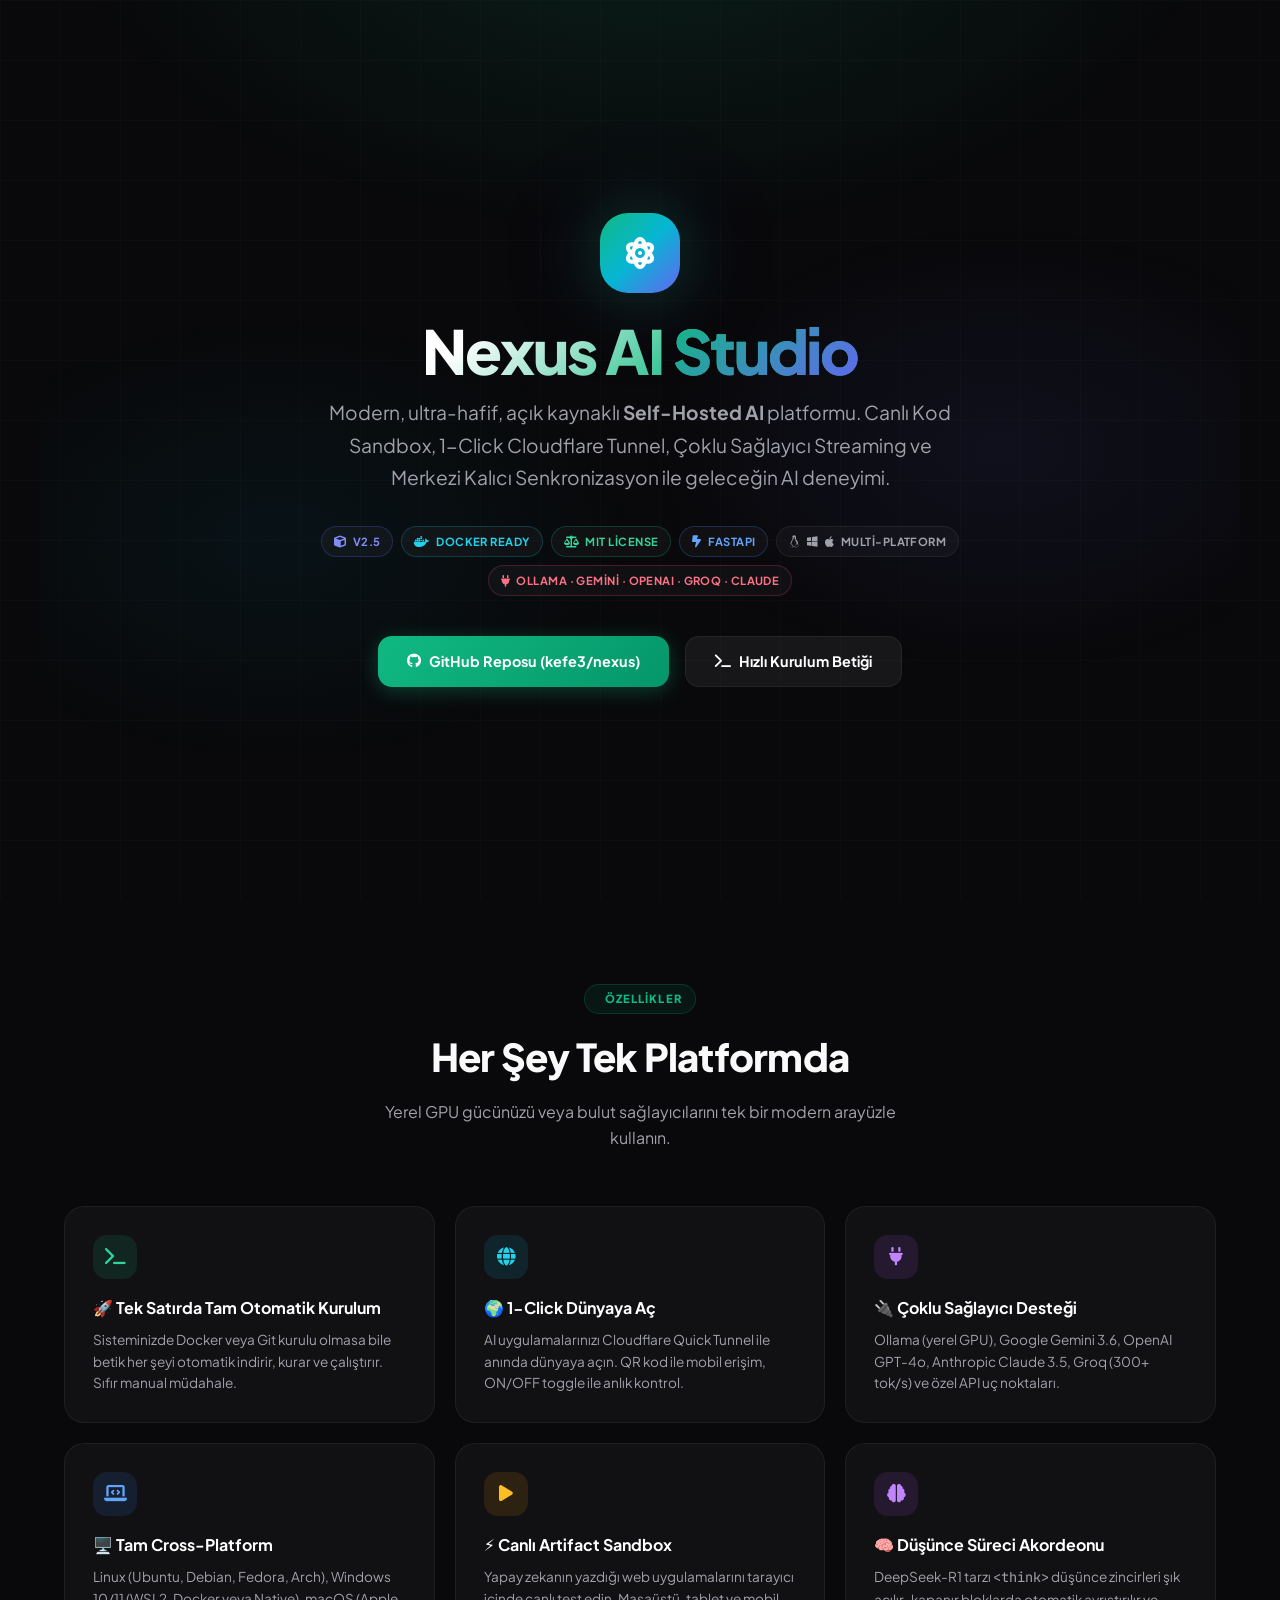
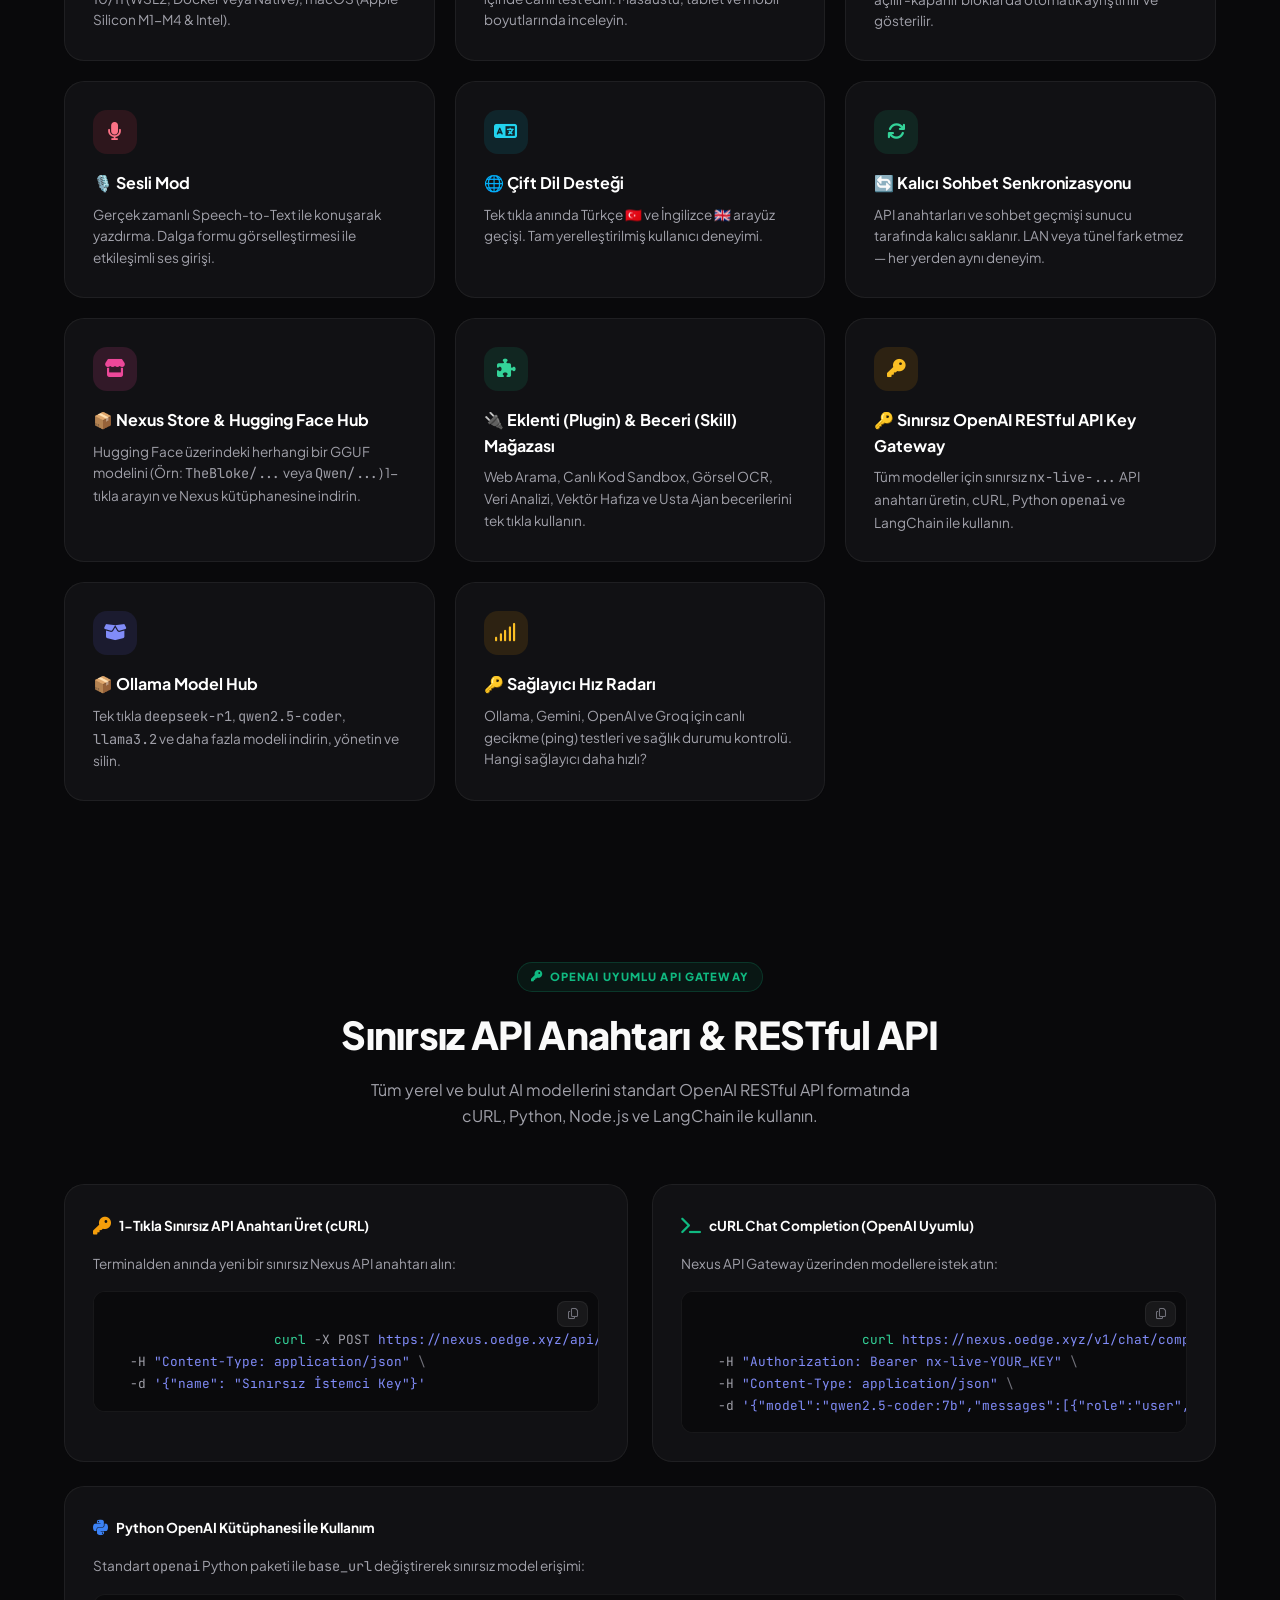
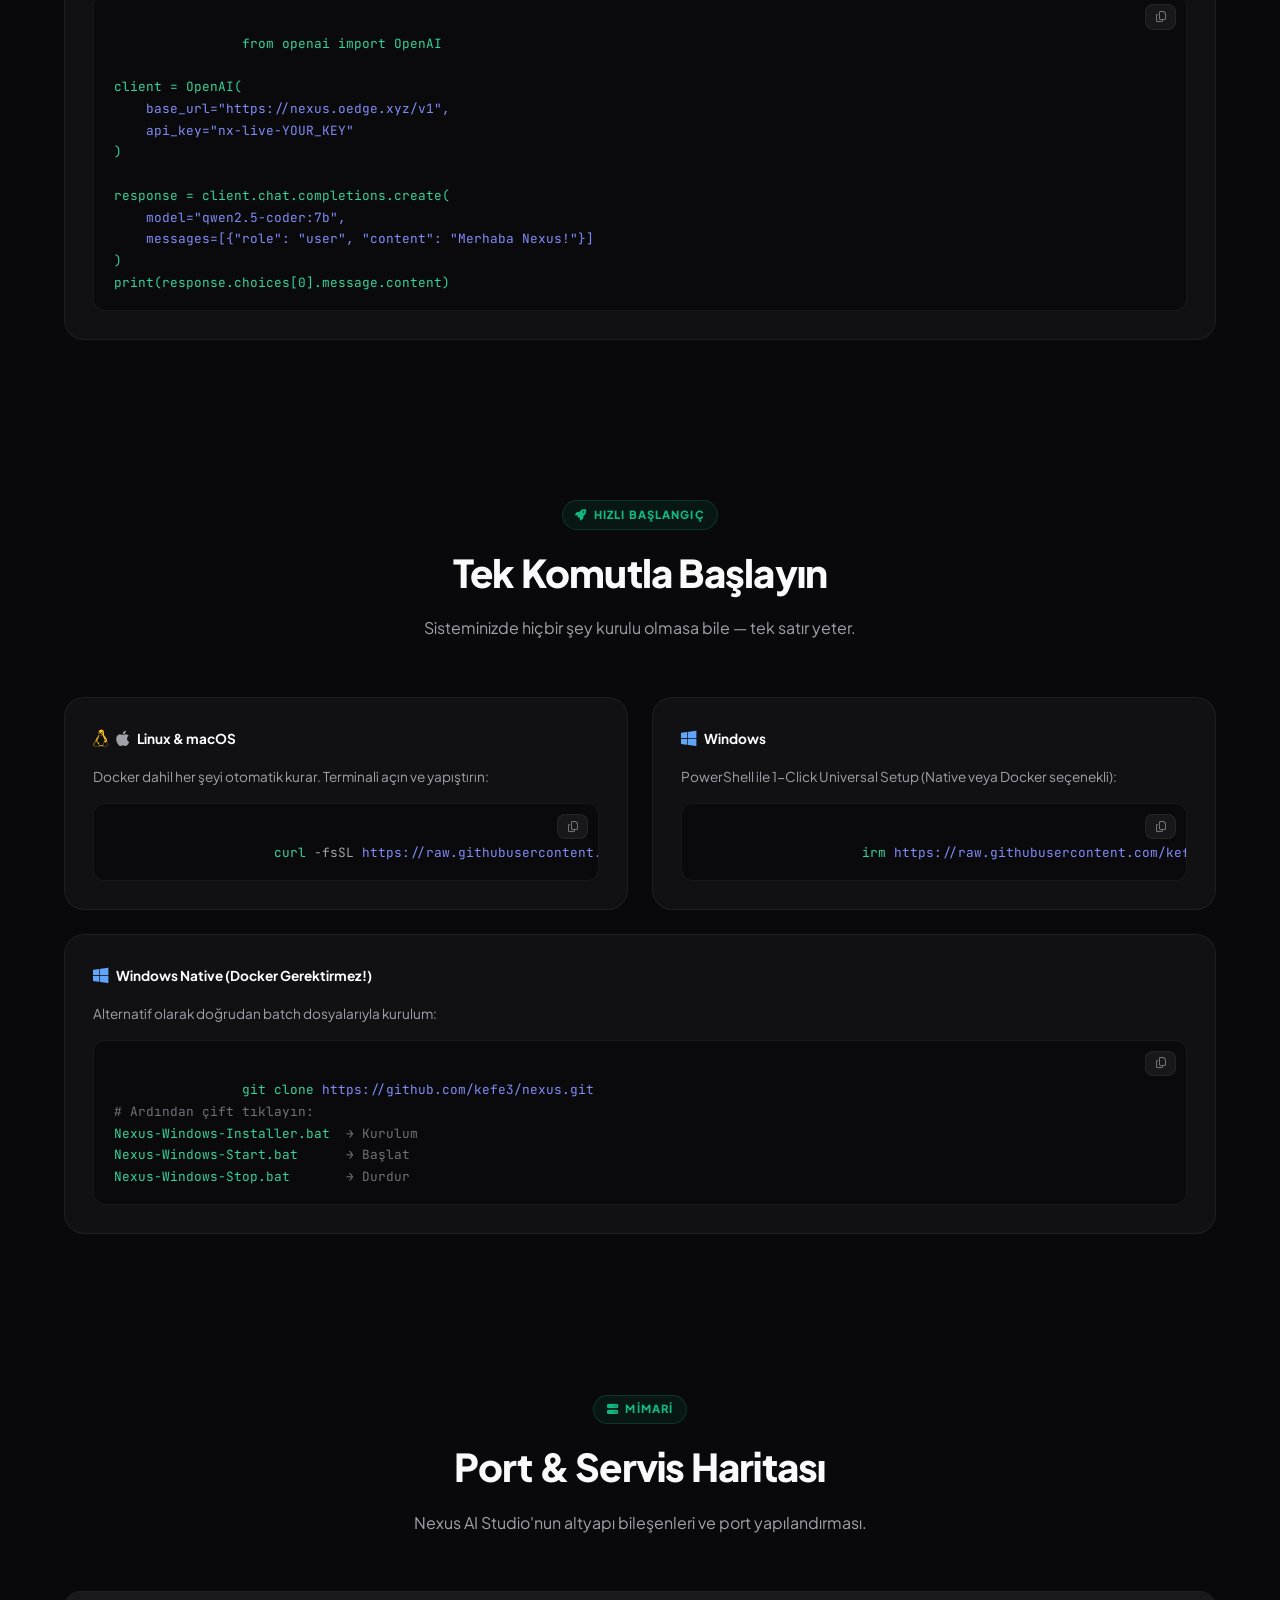
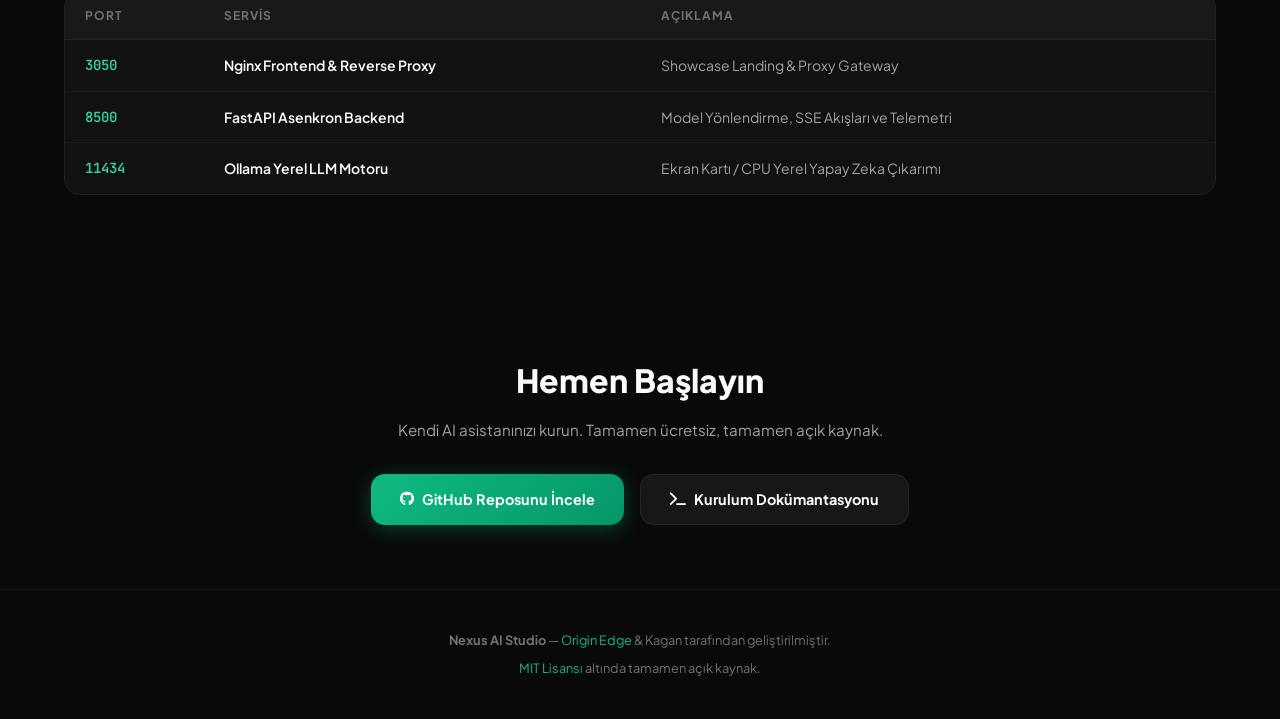
<file: frontend/src/landing/index.html>
<!DOCTYPE html>
<html lang="tr">
<head>
    <meta charset="UTF-8">
    <meta name="viewport" content="width=device-width, initial-scale=1.0">
    <title>Nexus AI Studio — Modern Self-Hosted AI Platform</title>

    <!-- SEO Meta -->
    <meta name="description" content="Nexus AI Studio — Canlı Kod Sandbox, 1-Click Cloudflare Tunnel, Çoklu Sağlayıcı Streaming ve Kalıcı Sohbet Senkronizasyonu ile modern, ultra-hafif, açık kaynaklı Self-Hosted AI platformu.">
    <meta name="keywords" content="Nexus AI, Self-Hosted AI, Ollama, Gemini, OpenAI, Groq, ChatGPT alternative, local AI, GPU AI, Origin Edge">
    <meta property="og:title" content="Nexus AI Studio — Modern Self-Hosted AI Platform">
    <meta property="og:description" content="Tek satırda kurulum, çoklu AI sağlayıcı, canlı kod sandbox, gelişmiş model benchmark arenası ve tam cross-platform destek.">
    <meta property="og:type" content="website">
    <meta property="og:url" content="https://nexus.oedge.xyz">

    <!-- Favicon -->
    <link rel="icon" href="data:image/svg+xml,<svg xmlns='http://www.w3.org/2000/svg' viewBox='0 0 100 100'><text y='.9em' font-size='90'>⚡</text></svg>">

    <!-- Google Fonts -->
    <link rel="preconnect" href="https://fonts.googleapis.com">
    <link rel="preconnect" href="https://fonts.gstatic.com" crossorigin>

    <!-- Font Awesome -->
    <link href="https://cdnjs.cloudflare.com/ajax/libs/font-awesome/6.5.1/css/all.min.css" rel="stylesheet">

    <!-- Custom CSS -->
    <link rel="stylesheet" href="style.css">
</head>
<body>

    <!-- Grid Background Overlay -->
    <div class="grid-bg"></div>

    <!-- ==================== HERO ==================== -->
    <section class="hero">
        <div class="hero-content fade-up">
            <!-- Animated Icon -->
            <div class="hero-icon">
                <i class="fa-solid fa-atom"></i>
            </div>

            <h1>Nexus AI <span class="highlight">Studio</span></h1>

            <p class="subtitle">
                Modern, ultra-hafif, açık kaynaklı <strong>Self-Hosted AI</strong> platformu.
                Canlı Kod Sandbox, 1-Click Cloudflare Tunnel, Çoklu Sağlayıcı Streaming
                ve Merkezi Kalıcı Senkronizasyon ile geleceğin AI deneyimi.
            </p>

            <!-- Badges -->
            <div class="badges">
                <span class="badge indigo"><i class="fa-solid fa-cube"></i> v2.5</span>
                <span class="badge cyan"><i class="fa-brands fa-docker"></i> Docker Ready</span>
                <span class="badge emerald"><i class="fa-solid fa-scale-balanced"></i> MIT License</span>
                <span class="badge blue"><i class="fa-solid fa-bolt-lightning"></i> FastAPI</span>
                <span class="badge"><i class="fa-brands fa-linux"></i><i class="fa-brands fa-windows"></i><i class="fa-brands fa-apple"></i> Multi-Platform</span>
                <span class="badge red"><i class="fa-solid fa-plug"></i> Ollama · Gemini · OpenAI · Groq · Claude</span>
            </div>

            <!-- CTA Buttons -->
            <div class="cta-row">
                <a href="https://github.com/kefe3/nexus" target="_blank" class="btn btn-primary">
                    <i class="fa-brands fa-github"></i>
                    GitHub Reposu (kefe3/nexus)
                </a>
                <a href="#quickstart" class="btn btn-secondary">
                    <i class="fa-solid fa-terminal"></i>
                    Hızlı Kurulum Betiği
                </a>
            </div>
        </div>
    </section>

    <!-- ==================== FEATURES ==================== -->
    <section id="features">
        <div class="section-header fade-up">
            <div class="section-tag"><i class="fa-solid fa-sparkles"></i> ÖZELLİKLER</div>
            <h2>Her Şey Tek Platformda</h2>
            <p>Yerel GPU gücünüzü veya bulut sağlayıcılarını tek bir modern arayüzle kullanın.</p>
        </div>

        <div class="features-grid">
            <!-- 1. Tek Satırda Kurulum -->
            <div class="feature-card fade-up" style="--card-accent: #10b981;">
                <div class="feature-icon emerald"><i class="fa-solid fa-terminal"></i></div>
                <h3>🚀 Tek Satırda Tam Otomatik Kurulum</h3>
                <p>Sisteminizde Docker veya Git kurulu olmasa bile betik her şeyi otomatik indirir, kurar ve çalıştırır. Sıfır manual müdahale.</p>
            </div>

            <!-- 2. Cloudflare Tunnel -->
            <div class="feature-card fade-up" style="--card-accent: #06b6d4;">
                <div class="feature-icon cyan"><i class="fa-solid fa-globe"></i></div>
                <h3>🌍 1-Click Dünyaya Aç</h3>
                <p>AI uygulamalarınızı Cloudflare Quick Tunnel ile anında dünyaya açın. QR kod ile mobil erişim, ON/OFF toggle ile anlık kontrol.</p>
            </div>



            <!-- 4. Multi-Provider -->
            <div class="feature-card fade-up" style="--card-accent: #a855f7;">
                <div class="feature-icon purple"><i class="fa-solid fa-plug"></i></div>
                <h3>🔌 Çoklu Sağlayıcı Desteği</h3>
                <p>Ollama (yerel GPU), Google Gemini 3.6, OpenAI GPT-4o, Anthropic Claude 3.5, Groq (300+ tok/s) ve özel API uç noktaları.</p>
            </div>

            <!-- 5. Cross-Platform -->
            <div class="feature-card fade-up" style="--card-accent: #3b82f6;">
                <div class="feature-icon blue"><i class="fa-solid fa-laptop-code"></i></div>
                <h3>🖥️ Tam Cross-Platform</h3>
                <p>Linux (Ubuntu, Debian, Fedora, Arch), Windows 10/11 (WSL2, Docker veya Native), macOS (Apple Silicon M1-M4 & Intel).</p>
            </div>

            <!-- 6. Live Sandbox -->
            <div class="feature-card fade-up" style="--card-accent: #f59e0b;">
                <div class="feature-icon amber"><i class="fa-solid fa-play"></i></div>
                <h3>⚡ Canlı Artifact Sandbox</h3>
                <p>Yapay zekanın yazdığı web uygulamalarını tarayıcı içinde canlı test edin. Masaüstü, tablet ve mobil boyutlarında inceleyin.</p>
            </div>

            <!-- 7. Thinking Accordion -->
            <div class="feature-card fade-up" style="--card-accent: #a855f7;">
                <div class="feature-icon purple"><i class="fa-solid fa-brain"></i></div>
                <h3>🧠 Düşünce Süreci Akordeonu</h3>
                <p>DeepSeek-R1 tarzı <code>&lt;think&gt;</code> düşünce zincirleri şık açılır-kapanır bloklarda otomatik ayrıştırılır ve gösterilir.</p>
            </div>

            <!-- 8. Voice Mode -->
            <div class="feature-card fade-up" style="--card-accent: #ef4444;">
                <div class="feature-icon rose"><i class="fa-solid fa-microphone"></i></div>
                <h3>🎙️ Sesli Mod</h3>
                <p>Gerçek zamanlı Speech-to-Text ile konuşarak yazdırma. Dalga formu görselleştirmesi ile etkileşimli ses girişi.</p>
            </div>

            <!-- 9. Dual Language -->
            <div class="feature-card fade-up" style="--card-accent: #06b6d4;">
                <div class="feature-icon cyan"><i class="fa-solid fa-language"></i></div>
                <h3>🌐 Çift Dil Desteği</h3>
                <p>Tek tıkla anında Türkçe 🇹🇷 ve İngilizce 🇬🇧 arayüz geçişi. Tam yerelleştirilmiş kullanıcı deneyimi.</p>
            </div>

            <!-- 10. Persistent Sync -->
            <div class="feature-card fade-up" style="--card-accent: #10b981;">
                <div class="feature-icon emerald"><i class="fa-solid fa-arrows-rotate"></i></div>
                <h3>🔄 Kalıcı Sohbet Senkronizasyonu</h3>
                <p>API anahtarları ve sohbet geçmişi sunucu tarafında kalıcı saklanır. LAN veya tünel fark etmez — her yerden aynı deneyim.</p>
            </div>

            
            <!-- 11. Nexus Store & Hugging Face -->
            <div class="feature-card fade-up" style="--card-accent: #ec4899;">
                <div class="feature-icon" style="background: rgba(236, 72, 153, 0.15); color: #ec4899;"><i class="fa-solid fa-store"></i></div>
                <h3>📦 Nexus Store & Hugging Face Hub</h3>
                <p>Hugging Face üzerindeki herhangi bir GGUF modelini (Örn: <code>TheBloke/...</code> veya <code>Qwen/...</code>) 1-tıkla arayın ve Nexus kütüphanesine indirin.</p>
            </div>

            <!-- 12. Plugin & Skill Store -->
            <div class="feature-card fade-up" style="--card-accent: #10b981;">
                <div class="feature-icon emerald"><i class="fa-solid fa-puzzle-piece"></i></div>
                <h3>🔌 Eklenti (Plugin) & Beceri (Skill) Mağazası</h3>
                <p>Web Arama, Canlı Kod Sandbox, Görsel OCR, Veri Analizi, Vektör Hafıza ve Usta Ajan becerilerini tek tıkla kullanın.</p>
            </div>

            <!-- 13. Unlimited API Key Gateway -->
            <div class="feature-card fade-up" style="--card-accent: #f59e0b;">
                <div class="feature-icon amber"><i class="fa-solid fa-key"></i></div>
                <h3>🔑 Sınırsız OpenAI RESTful API Key Gateway</h3>
                <p>Tüm modeller için sınırsız <code>nx-live-...</code> API anahtarı üretin, cURL, Python <code>openai</code> ve LangChain ile kullanın.</p>
            </div>

            <!-- 11. Ollama Model Hub -->
            <div class="feature-card fade-up" style="--card-accent: #6366f1;">
                <div class="feature-icon indigo"><i class="fa-solid fa-box-open"></i></div>
                <h3>📦 Ollama Model Hub</h3>
                <p>Tek tıkla <code>deepseek-r1</code>, <code>qwen2.5-coder</code>, <code>llama3.2</code> ve daha fazla modeli indirin, yönetin ve silin.</p>
            </div>

            <!-- 12. Provider Radar -->
            <div class="feature-card fade-up" style="--card-accent: #f59e0b;">
                <div class="feature-icon amber"><i class="fa-solid fa-signal"></i></div>
                <h3>🔑 Sağlayıcı Hız Radarı</h3>
                <p>Ollama, Gemini, OpenAI ve Groq için canlı gecikme (ping) testleri ve sağlık durumu kontrolü. Hangi sağlayıcı daha hızlı?</p>
            </div>
        </div>
    </section>

    <!-- ==================== QUICKSTART ==================== -->
    
    <!-- ==================== API GATEWAY SECTION ==================== -->
    <section id="api-gateway">
        <div class="section-header fade-up">
            <div class="section-tag"><i class="fa-solid fa-key"></i> OPENAI UYUMLU API GATEWAY</div>
            <h2>Sınırsız API Anahtarı & RESTful API</h2>
            <p>Tüm yerel ve bulut AI modellerini standart OpenAI RESTful API formatında cURL, Python, Node.js ve LangChain ile kullanın.</p>
        </div>

        <div class="install-grid">
            <!-- 1. API Key Üretme -->
            <div class="install-card fade-up">
                <div class="os-tag">
                    <i class="fa-solid fa-key" style="color: #f59e0b;"></i>
                    1-Tıkla Sınırsız API Anahtarı Üret (cURL)
                </div>
                <p style="color: var(--text-secondary); font-size: 0.85rem; margin-bottom: 1rem;">
                    Terminalden anında yeni bir sınırsız Nexus API anahtarı alın:
                </p>
                <div class="code-block">
                    <button class="copy-btn" onclick="copyCode(this)" title="Kopyala"><i class="fa-regular fa-copy"></i></button><span class="cmd">curl</span> -X POST <span class="url">https://nexus.oedge.xyz/api/apikeys/generate</span> <span class="pipe">\</span>
  -H <span class="url">"Content-Type: application/json"</span> <span class="pipe">\</span>
  -d <span class="url">'{"name": "Sınırsız İstemci Key"}'</span></div>
            </div>

            <!-- 2. OpenAI cURL Örneği -->
            <div class="install-card fade-up">
                <div class="os-tag">
                    <i class="fa-solid fa-terminal" style="color: #10b981;"></i>
                    cURL Chat Completion (OpenAI Uyumlu)
                </div>
                <p style="color: var(--text-secondary); font-size: 0.85rem; margin-bottom: 1rem;">
                    Nexus API Gateway üzerinden modellere istek atın:
                </p>
                <div class="code-block">
                    <button class="copy-btn" onclick="copyCode(this)" title="Kopyala"><i class="fa-regular fa-copy"></i></button><span class="cmd">curl</span> <span class="url">https://nexus.oedge.xyz/v1/chat/completions</span> <span class="pipe">\</span>
  -H <span class="url">"Authorization: Bearer nx-live-YOUR_KEY"</span> <span class="pipe">\</span>
  -H <span class="url">"Content-Type: application/json"</span> <span class="pipe">\</span>
  -d <span class="url">'{"model":"qwen2.5-coder:7b","messages":[{"role":"user","content":"Merhaba!"}]}'</span></div>
            </div>
        </div>

        <!-- Python OpenAI SDK Example -->
        <div class="install-card fade-up" style="margin-top: 1.5rem;">
            <div class="os-tag">
                <i class="fa-brands fa-python" style="color: #3b82f6;"></i>
                Python OpenAI Kütüphanesi İle Kullanım
            </div>
            <p style="color: var(--text-secondary); font-size: 0.85rem; margin-bottom: 1rem;">
                Standart <code>openai</code> Python paketi ile <code>base_url</code> değiştirerek sınırsız model erişimi:
            </p>
            <div class="code-block" style="white-space: pre-wrap; word-break: break-all;">
                <button class="copy-btn" onclick="copyCode(this)" title="Kopyala"><i class="fa-regular fa-copy"></i></button><span class="cmd">from openai import OpenAI</span>

<span class="cmd">client = OpenAI(</span>
    <span class="url">base_url="https://nexus.oedge.xyz/v1",</span>
    <span class="url">api_key="nx-live-YOUR_KEY"</span>
<span class="cmd">)</span>

<span class="cmd">response = client.chat.completions.create(</span>
    <span class="url">model="qwen2.5-coder:7b",</span>
    <span class="url">messages=[{"role": "user", "content": "Merhaba Nexus!"}]</span>
<span class="cmd">)</span>
<span class="cmd">print(response.choices[0].message.content)</span></div>
        </div>
    </section>

    <section id="quickstart">
        <div class="section-header fade-up">
            <div class="section-tag"><i class="fa-solid fa-rocket"></i> HIZLI BAŞLANGIÇ</div>
            <h2>Tek Komutla Başlayın</h2>
            <p>Sisteminizde hiçbir şey kurulu olmasa bile — tek satır yeter.</p>
        </div>

        <div class="install-grid">
            <!-- Linux / macOS -->
            <div class="install-card fade-up">
                <div class="os-tag">
                    <i class="fa-brands fa-linux linux"></i>
                    <i class="fa-brands fa-apple" style="color: #a1a1aa;"></i>
                    Linux & macOS
                </div>
                <p style="color: var(--text-secondary); font-size: 0.85rem; margin-bottom: 1rem;">
                    Docker dahil her şeyi otomatik kurar. Terminali açın ve yapıştırın:
                </p>
                <div class="code-block">
                    <button class="copy-btn" onclick="copyCode(this)" title="Kopyala"><i class="fa-regular fa-copy"></i></button><span class="cmd">curl</span> -fsSL <span class="url">https://raw.githubusercontent.com/kefe3/nexus/main/install.sh</span> <span class="pipe">|</span> <span class="cmd">bash</span></div>
            </div>

            <!-- Windows -->
            <div class="install-card fade-up">
                <div class="os-tag">
                    <i class="fa-brands fa-windows windows"></i>
                    Windows
                </div>
                <p style="color: var(--text-secondary); font-size: 0.85rem; margin-bottom: 1rem;">
                    PowerShell ile 1-Click Universal Setup (Native veya Docker seçenekli):
                </p>
                <div class="code-block">
                    <button class="copy-btn" onclick="copyCode(this)" title="Kopyala"><i class="fa-regular fa-copy"></i></button><span class="cmd">irm</span> <span class="url">https://raw.githubusercontent.com/kefe3/nexus/main/install.ps1</span> <span class="pipe">|</span> <span class="cmd">iex</span></div>
            </div>
        </div>

        <!-- Windows Batch Alternative -->
        <div class="install-card fade-up" style="margin-top: 1.5rem;">
            <div class="os-tag">
                <i class="fa-brands fa-windows windows"></i>
                Windows Native (Docker Gerektirmez!)
            </div>
            <p style="color: var(--text-secondary); font-size: 0.85rem; margin-bottom: 1rem;">
                Alternatif olarak doğrudan batch dosyalarıyla kurulum:
            </p>
            <div class="code-block" style="white-space: pre-wrap; word-break: break-all;">
                <button class="copy-btn" onclick="copyCode(this)" title="Kopyala"><i class="fa-regular fa-copy"></i></button><span class="cmd">git clone</span> <span class="url">https://github.com/kefe3/nexus.git</span>
<span class="pipe"># Ardından çift tıklayın:</span>
<span class="cmd">Nexus-Windows-Installer.bat</span>  <span class="pipe">→ Kurulum</span>
<span class="cmd">Nexus-Windows-Start.bat</span>      <span class="pipe">→ Başlat</span>
<span class="cmd">Nexus-Windows-Stop.bat</span>       <span class="pipe">→ Durdur</span></div>
        </div>
    </section>

    <!-- ==================== PORT MAP ==================== -->
    <section id="architecture">
        <div class="section-header fade-up">
            <div class="section-tag"><i class="fa-solid fa-server"></i> MİMARİ</div>
            <h2>Port & Servis Haritası</h2>
            <p>Nexus AI Studio'nun altyapı bileşenleri ve port yapılandırması.</p>
        </div>

        <div class="fade-up">
            <table class="port-table">
                <thead>
                    <tr>
                        <th>Port</th>
                        <th>Servis</th>
                        <th>Açıklama</th>
                    </tr>
                </thead>
                <tbody>
                    <tr>
                        <td>3050</td>
                        <td>Nginx Frontend & Reverse Proxy</td>
                        <td>Showcase Landing & Proxy Gateway</td>
                    </tr>
                    <tr>
                        <td>8500</td>
                        <td>FastAPI Asenkron Backend</td>
                        <td>Model Yönlendirme, SSE Akışları ve Telemetri</td>
                    </tr>
                    <tr>
                        <td>11434</td>
                        <td>Ollama Yerel LLM Motoru</td>
                        <td>Ekran Kartı / CPU Yerel Yapay Zeka Çıkarımı</td>
                    </tr>
                </tbody>
            </table>
        </div>
    </section>

    <!-- ==================== FINAL CTA ==================== -->
    <section style="text-align: center; padding-bottom: 4rem;">
        <div class="fade-up">
            <h2 style="font-size: clamp(1.4rem, 3vw, 2rem); font-weight: 800; margin-bottom: 0.75rem;">
                Hemen Başlayın
            </h2>
            <p style="color: var(--text-secondary); margin-bottom: 2rem; font-size: 0.95rem;">
                Kendi AI asistanınızı kurun. Tamamen ücretsiz, tamamen açık kaynak.
            </p>
            <div class="cta-row">
                <a href="https://github.com/kefe3/nexus" target="_blank" class="btn btn-primary">
                    <i class="fa-brands fa-github"></i>
                    GitHub Reposunu İncele
                </a>
                <a href="#quickstart" class="btn btn-secondary">
                    <i class="fa-solid fa-terminal"></i>
                    Kurulum Dokümantasyonu
                </a>
            </div>
        </div>
    </section>

    <!-- ==================== FOOTER ==================== -->
    <footer class="footer">
        <p>
            <strong>Nexus AI Studio</strong> — <a href="https://oedge.xyz" target="_blank">Origin Edge</a> & Kagan tarafından geliştirilmiştir.
        </p>
        <p style="margin-top: 0.5rem;">
            <a href="https://github.com/kefe3/nexus/blob/main/LICENSE" target="_blank">MIT Lisansı</a> altında tamamen açık kaynak.
        </p>
    </footer>

    <!-- ==================== SCRIPTS ==================== -->
    <script>
        // Scroll reveal animation
        const observer = new IntersectionObserver((entries) => {
            entries.forEach(entry => {
                if (entry.isIntersecting) {
                    entry.target.classList.add('visible');
                }
            });
        }, { threshold: 0.1, rootMargin: '0px 0px -40px 0px' });

        document.querySelectorAll('.fade-up').forEach(el => observer.observe(el));

        // Copy to clipboard
        function copyCode(btn) {
            const block = btn.parentElement;
            const text = block.textContent.replace(btn.textContent, '').trim();
            navigator.clipboard.writeText(text).then(() => {
                btn.innerHTML = '<i class="fa-solid fa-check"></i>';
                btn.style.color = '#34d399';
                setTimeout(() => {
                    btn.innerHTML = '<i class="fa-regular fa-copy"></i>';
                    btn.style.color = '';
                }, 2000);
            });
        }
    </script>

</body>
</html>
</file>
<file: frontend/src/landing/style.css>
@import url('https://fonts.googleapis.com/css2?family=Plus+Jakarta+Sans:wght@300;400;500;600;700;800&family=JetBrains+Mono:wght@400;500;600;700&display=swap');

:root {
    --bg-main: #09090b;
    --bg-surface: #111113;
    --bg-card: rgba(24, 24, 27, 0.6);
    --border-subtle: rgba(255, 255, 255, 0.06);
    --border-hover: rgba(255, 255, 255, 0.12);
    --accent-emerald: #10b981;
    --accent-indigo: #6366f1;
    --accent-cyan: #06b6d4;
    --accent-purple: #a855f7;
    --accent-amber: #f59e0b;
    --text-primary: #fafafa;
    --text-secondary: #a1a1aa;
    --text-muted: #71717a;
}

* { margin: 0; padding: 0; box-sizing: border-box; }

html { scroll-behavior: smooth; }

body {
    font-family: 'Plus Jakarta Sans', system-ui, -apple-system, sans-serif;
    background: var(--bg-main);
    color: var(--text-primary);
    overflow-x: hidden;
    line-height: 1.6;
}

code, pre, kbd { font-family: 'JetBrains Mono', monospace; }

/* ===== HERO ===== */
.hero {
    position: relative;
    min-height: 100vh;
    display: flex;
    flex-direction: column;
    align-items: center;
    justify-content: center;
    text-align: center;
    padding: 2rem 1.5rem;
    overflow: hidden;
}

.hero::before {
    content: '';
    position: absolute;
    inset: 0;
    background:
        radial-gradient(ellipse 80% 60% at 50% -10%, rgba(16, 185, 129, 0.12) 0%, transparent 60%),
        radial-gradient(ellipse 60% 50% at 80% 50%, rgba(99, 102, 241, 0.08) 0%, transparent 50%),
        radial-gradient(ellipse 60% 50% at 20% 60%, rgba(6, 182, 212, 0.06) 0%, transparent 50%);
    pointer-events: none;
    z-index: 0;
}

.hero-content { position: relative; z-index: 1; max-width: 860px; }

.hero-icon {
    width: 80px; height: 80px;
    border-radius: 28px;
    background: linear-gradient(135deg, #10b981, #06b6d4, #6366f1);
    display: flex; align-items: center; justify-content: center;
    margin: 0 auto 1.5rem;
    font-size: 2rem; color: #fff;
    box-shadow: 0 0 60px rgba(16, 185, 129, 0.25), 0 0 120px rgba(99, 102, 241, 0.15);
    animation: float 4s ease-in-out infinite;
}

@keyframes float {
    0%, 100% { transform: translateY(0); }
    50% { transform: translateY(-8px); }
}

.hero h1 {
    font-size: clamp(2.2rem, 5vw, 3.8rem);
    font-weight: 800;
    letter-spacing: -0.03em;
    line-height: 1.1;
    margin-bottom: 0.75rem;
    background: linear-gradient(135deg, #fff 30%, #10b981 60%, #06b6d4 100%);
    -webkit-background-clip: text;
    -webkit-text-fill-color: transparent;
    background-clip: text;
}

.hero h1 .highlight {
    background: linear-gradient(135deg, #10b981, #6366f1);
    -webkit-background-clip: text;
    background-clip: text;
}

.hero .subtitle {
    font-size: clamp(0.95rem, 2vw, 1.2rem);
    color: var(--text-secondary);
    max-width: 640px;
    margin: 0 auto 2rem;
    line-height: 1.7;
    font-weight: 400;
}

/* Badges */
.badges {
    display: flex;
    flex-wrap: wrap;
    gap: 0.5rem;
    justify-content: center;
    margin-bottom: 2.5rem;
}

.badge {
    display: inline-flex; align-items: center; gap: 0.4rem;
    padding: 0.35rem 0.75rem;
    border-radius: 9999px;
    font-size: 0.7rem; font-weight: 700;
    text-transform: uppercase;
    letter-spacing: 0.04em;
    border: 1px solid var(--border-subtle);
    background: rgba(255, 255, 255, 0.03);
    color: var(--text-secondary);
    transition: all 0.2s;
}
.badge:hover { border-color: var(--border-hover); background: rgba(255,255,255,0.06); }
.badge i { font-size: 0.75rem; }
.badge.emerald { color: #34d399; border-color: rgba(16, 185, 129, 0.25); }
.badge.indigo { color: #818cf8; border-color: rgba(99, 102, 241, 0.25); }
.badge.cyan { color: #22d3ee; border-color: rgba(6, 182, 212, 0.25); }
.badge.blue { color: #60a5fa; border-color: rgba(59, 130, 246, 0.25); }
.badge.red { color: #fb7185; border-color: rgba(244, 63, 94, 0.25); }

/* CTA Buttons */
.cta-row {
    display: flex; gap: 1rem;
    justify-content: center;
    flex-wrap: wrap;
}

.btn {
    display: inline-flex; align-items: center; gap: 0.5rem;
    padding: 0.8rem 1.8rem;
    border-radius: 14px;
    font-size: 0.9rem; font-weight: 700;
    text-decoration: none;
    transition: all 0.25s;
    border: none; cursor: pointer;
}

.btn-primary {
    background: linear-gradient(135deg, #10b981, #059669);
    color: #fff;
    box-shadow: 0 4px 20px rgba(16, 185, 129, 0.3);
}
.btn-primary:hover {
    box-shadow: 0 8px 30px rgba(16, 185, 129, 0.45);
    transform: translateY(-2px);
}

.btn-secondary {
    background: rgba(255, 255, 255, 0.06);
    color: #fff;
    border: 1px solid var(--border-subtle);
}
.btn-secondary:hover {
    background: rgba(255, 255, 255, 0.1);
    border-color: var(--border-hover);
    transform: translateY(-2px);
}

/* ===== SECTIONS ===== */
section {
    padding: 5rem 1.5rem;
    max-width: 1200px;
    margin: 0 auto;
}

.section-header {
    text-align: center;
    margin-bottom: 3.5rem;
}

.section-tag {
    display: inline-flex; align-items: center; gap: 0.4rem;
    font-size: 0.7rem; font-weight: 800;
    text-transform: uppercase;
    letter-spacing: 0.1em;
    color: var(--accent-emerald);
    margin-bottom: 0.75rem;
    padding: 0.3rem 0.8rem;
    border-radius: 9999px;
    background: rgba(16, 185, 129, 0.08);
    border: 1px solid rgba(16, 185, 129, 0.2);
}

.section-header h2 {
    font-size: clamp(1.6rem, 3.5vw, 2.4rem);
    font-weight: 800;
    letter-spacing: -0.02em;
    margin-bottom: 0.75rem;
}

.section-header p {
    color: var(--text-secondary);
    font-size: 1rem;
    max-width: 560px;
    margin: 0 auto;
}

/* ===== FEATURES GRID ===== */
.features-grid {
    display: grid;
    grid-template-columns: repeat(auto-fill, minmax(320px, 1fr));
    gap: 1.25rem;
}

.feature-card {
    background: var(--bg-card);
    border: 1px solid var(--border-subtle);
    border-radius: 20px;
    padding: 1.75rem;
    transition: all 0.3s ease;
    backdrop-filter: blur(12px);
    position: relative;
    overflow: hidden;
}

.feature-card::before {
    content: '';
    position: absolute;
    top: 0; left: 0; right: 0;
    height: 2px;
    background: linear-gradient(90deg, transparent, var(--card-accent, #10b981), transparent);
    opacity: 0;
    transition: opacity 0.3s;
}

.feature-card:hover {
    border-color: var(--border-hover);
    transform: translateY(-4px);
    box-shadow: 0 12px 40px rgba(0, 0, 0, 0.4);
}

.feature-card:hover::before { opacity: 1; }

.feature-icon {
    width: 44px; height: 44px;
    border-radius: 14px;
    display: flex; align-items: center; justify-content: center;
    font-size: 1.15rem;
    margin-bottom: 1rem;
    flex-shrink: 0;
}

.feature-icon.emerald { background: rgba(16, 185, 129, 0.12); color: #34d399; }
.feature-icon.indigo { background: rgba(99, 102, 241, 0.12); color: #818cf8; }
.feature-icon.cyan { background: rgba(6, 182, 212, 0.12); color: #22d3ee; }
.feature-icon.purple { background: rgba(168, 85, 247, 0.12); color: #c084fc; }
.feature-icon.amber { background: rgba(245, 158, 11, 0.12); color: #fbbf24; }
.feature-icon.rose { background: rgba(244, 63, 94, 0.12); color: #fb7185; }
.feature-icon.blue { background: rgba(59, 130, 246, 0.12); color: #60a5fa; }

.feature-card h3 {
    font-size: 1rem;
    font-weight: 700;
    margin-bottom: 0.5rem;
    color: #fff;
}

.feature-card p {
    font-size: 0.85rem;
    color: var(--text-secondary);
    line-height: 1.6;
}

/* ===== QUICKSTART ===== */
.install-grid {
    display: grid;
    grid-template-columns: repeat(auto-fit, minmax(340px, 1fr));
    gap: 1.5rem;
}

.install-card {
    background: var(--bg-card);
    border: 1px solid var(--border-subtle);
    border-radius: 20px;
    padding: 1.75rem;
    backdrop-filter: blur(12px);
}

.install-card .os-tag {
    display: inline-flex; align-items: center; gap: 0.5rem;
    font-size: 0.85rem; font-weight: 700;
    margin-bottom: 1rem; color: #fff;
}

.install-card .os-tag i { font-size: 1.1rem; }
.install-card .os-tag .linux { color: #fbbf24; }
.install-card .os-tag .windows { color: #60a5fa; }

.code-block {
    position: relative;
    background: #0a0a0c;
    border: 1px solid rgba(255, 255, 255, 0.06);
    border-radius: 12px;
    padding: 1rem 1.25rem;
    font-family: 'JetBrains Mono', monospace;
    font-size: 0.8rem;
    color: #a1a1aa;
    overflow-x: auto;
    white-space: pre;
    line-height: 1.7;
}

.code-block .cmd { color: #34d399; }
.code-block .url { color: #818cf8; }
.code-block .pipe { color: #71717a; }

.copy-btn {
    position: absolute;
    top: 0.6rem; right: 0.6rem;
    background: rgba(255, 255, 255, 0.06);
    border: 1px solid var(--border-subtle);
    color: var(--text-muted);
    padding: 0.35rem 0.6rem;
    border-radius: 8px;
    font-size: 0.7rem;
    cursor: pointer;
    transition: all 0.2s;
}
.copy-btn:hover { background: rgba(255, 255, 255, 0.12); color: #fff; }

/* ===== PORT TABLE ===== */
.port-table {
    width: 100%;
    border-collapse: separate;
    border-spacing: 0;
    background: var(--bg-card);
    border: 1px solid var(--border-subtle);
    border-radius: 16px;
    overflow: hidden;
    backdrop-filter: blur(12px);
}

.port-table th {
    background: rgba(255, 255, 255, 0.03);
    padding: 0.875rem 1.25rem;
    text-align: left;
    font-size: 0.75rem;
    font-weight: 700;
    text-transform: uppercase;
    letter-spacing: 0.08em;
    color: var(--text-muted);
    border-bottom: 1px solid var(--border-subtle);
}

.port-table td {
    padding: 0.875rem 1.25rem;
    font-size: 0.875rem;
    border-bottom: 1px solid var(--border-subtle);
    color: var(--text-secondary);
}

.port-table tr:last-child td { border-bottom: none; }

.port-table td:first-child {
    font-family: 'JetBrains Mono', monospace;
    font-weight: 600;
    color: #34d399;
}

.port-table td:nth-child(2) {
    font-weight: 600;
    color: #fff;
}

/* ===== FOOTER ===== */
.footer {
    border-top: 1px solid var(--border-subtle);
    padding: 2.5rem 1.5rem;
    text-align: center;
    color: var(--text-muted);
    font-size: 0.8rem;
}

.footer a {
    color: var(--accent-emerald);
    text-decoration: none;
}
.footer a:hover { text-decoration: underline; }

/* ===== GRID BACKGROUND ===== */
.grid-bg {
    position: fixed; inset: 0;
    background-image:
        linear-gradient(rgba(255,255,255,0.02) 1px, transparent 1px),
        linear-gradient(90deg, rgba(255,255,255,0.02) 1px, transparent 1px);
    background-size: 60px 60px;
    pointer-events: none;
    z-index: 0;
}

/* ===== ANIMATIONS ===== */
.fade-up {
    opacity: 0;
    transform: translateY(24px);
    transition: opacity 0.6s ease, transform 0.6s ease;
}
.fade-up.visible {
    opacity: 1;
    transform: translateY(0);
}

/* ===== RESPONSIVE ===== */
@media (max-width: 768px) {
    .features-grid { grid-template-columns: 1fr; }
    .install-grid { grid-template-columns: 1fr; }
    .hero { padding: 3rem 1.25rem; min-height: 90vh; }
    section { padding: 3rem 1.25rem; }
    .cta-row { flex-direction: column; align-items: center; }
    .btn { width: 100%; max-width: 320px; justify-content: center; }
}

/* Scrollbar */
::-webkit-scrollbar { width: 6px; }
::-webkit-scrollbar-track { background: transparent; }
::-webkit-scrollbar-thumb { background: rgba(255,255,255,0.1); border-radius: 9999px; }
::-webkit-scrollbar-thumb:hover { background: rgba(255,255,255,0.2); }
</file>
